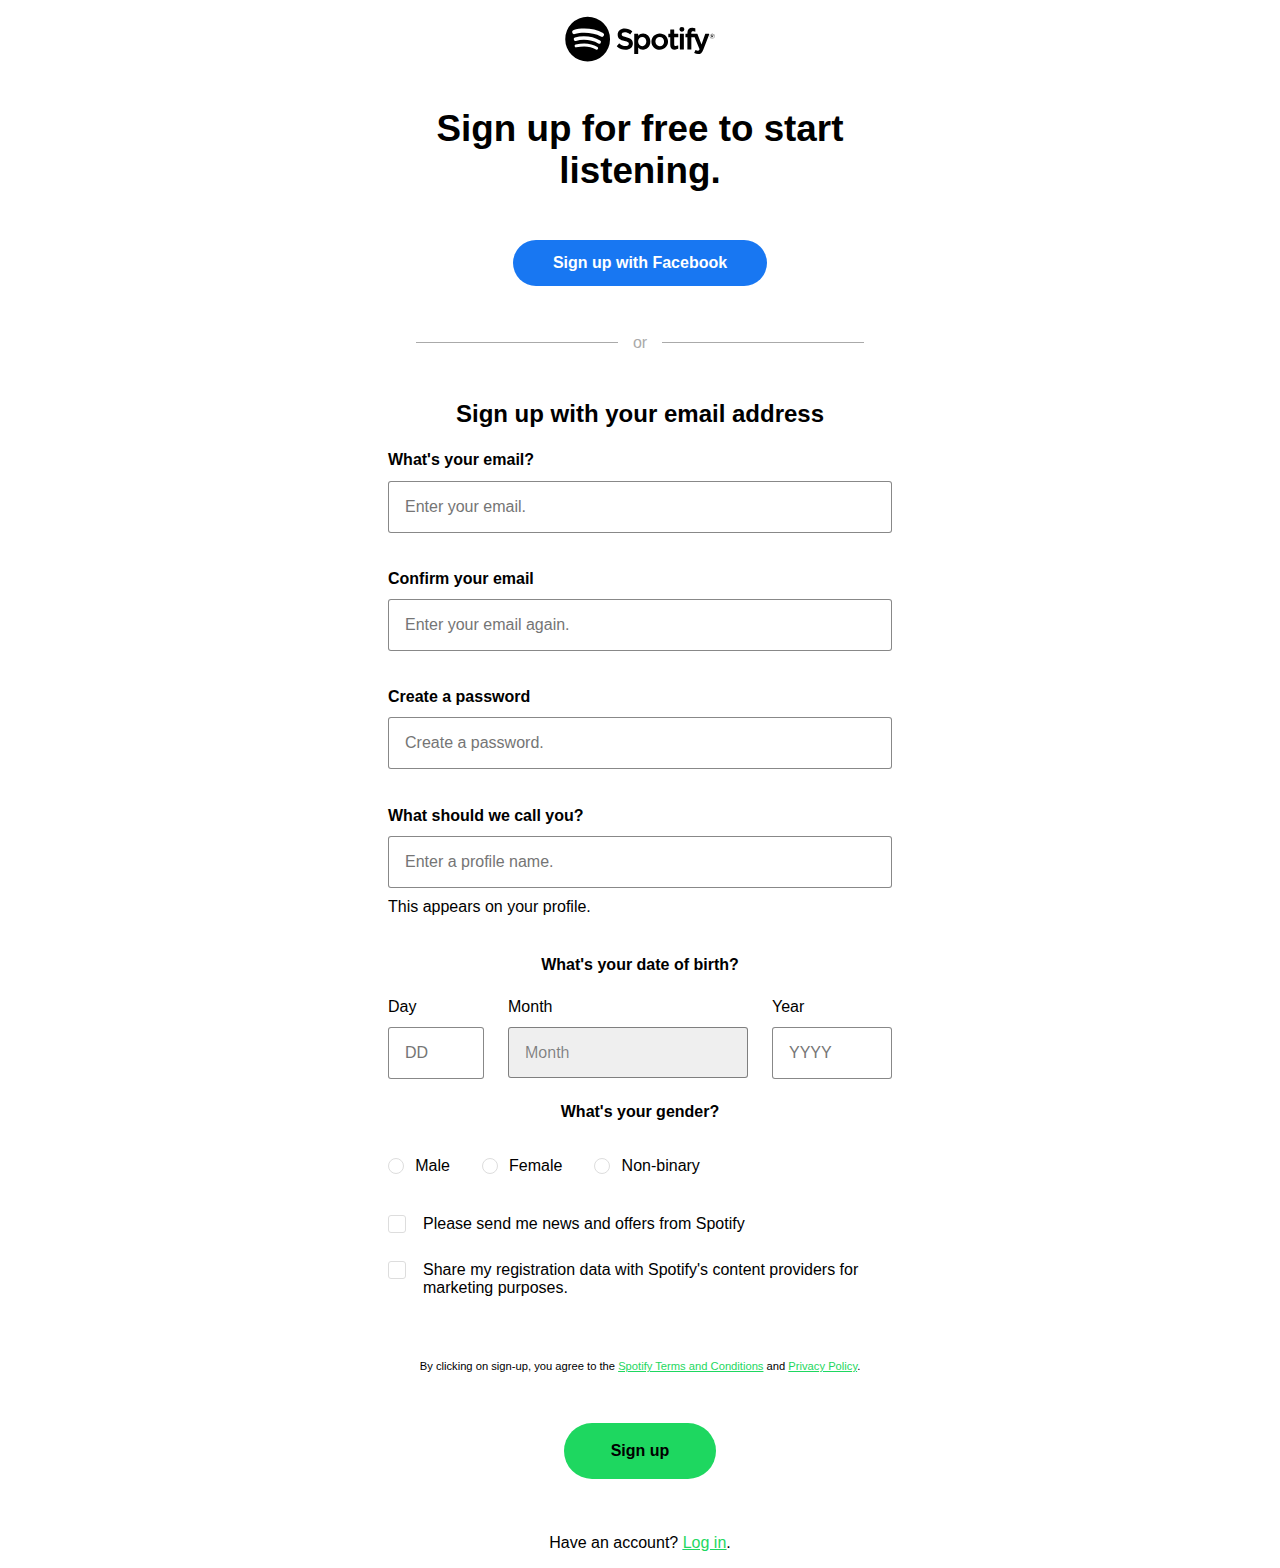
<file: signup/index.html>
<!DOCTYPE html>
<html lang="en">
    <head>
        <meta charset="UTF-8" />
        <meta http-equiv="X-UA-Compatible" content="IE=edge" />
        <meta name="viewport" content="width=device-width, initial-scale=1.0" />
        <title>Sign up - Spotify</title>

        <link rel="stylesheet" href="https://cdnjs.cloudflare.com/ajax/libs/font-awesome/6.1.1/css/all.min.css" integrity="sha512-KfkfwYDsLkIlwQp6LFnl8zNdLGxu9YAA1QvwINks4PhcElQSvqcyVLLD9aMhXd13uQjoXtEKNosOWaZqXgel0g==" crossorigin="anonymous" referrerpolicy="no-referrer" />

        <link rel="stylesheet" href="../Template/css/round-item.css" />
        <link rel="stylesheet" href="../Template/css/form.css" />
        <link rel="stylesheet" href="../Template/css/headings.css" />
        <link rel="stylesheet" href="main.css" />
    </head>
    <body>
        <div class="container">
            <p class="logo-container">
                <svg
                    viewBox="0 0 63 20"
                    xmlns="http://www.w3.org/2000/svg"
                    preserveAspectRatio="xMidYMin meet"
                >
                    <g fill-rule="evenodd" class="svelte-1gcdbl9">
                        <path
                            d="M61.842 9.506a1.02 1.02 0 0 1-1.023-1.024c0-.562.453-1.03 1.029-1.03a1.02 1.02 0 0 1 1.023 1.024 1.03 1.03 0 0 1-1.029 1.03m.006-1.952a.915.915 0 0 0-.922.928c0 .51.394.921.916.921a.916.916 0 0 0 .922-.927.908.908 0 0 0-.916-.922m.226 1.027l.29.406h-.244l-.26-.372h-.225v.372h-.204V7.912h.48c.249 0 .413.128.413.343 0 .176-.102.284-.25.326m-.172-.485h-.267v.34h.267c.133 0 .212-.065.212-.17 0-.11-.08-.17-.212-.17m-12.804-3.52a1.043 1.043 0 1 0-.001 2.086 1.043 1.043 0 0 0 0-2.087m.72 2.89h-1.454a.107.107 0 0 0-.106.107v6.346c0 .06.047.107.106.107h1.455a.107.107 0 0 0 .107-.107V7.572a.107.107 0 0 0-.107-.107m3.233.006v-.2c0-.592.227-.856.736-.856.303 0 .546.06.82.152a.106.106 0 0 0 .14-.102V5.24a.107.107 0 0 0-.076-.102 3.993 3.993 0 0 0-1.21-.174c-1.343 0-2.053.757-2.053 2.188v.308h-.699a.107.107 0 0 0-.107.106v1.257c0 .059.048.107.107.107h.699v4.99c0 .058.047.106.106.106h1.455a.107.107 0 0 0 .106-.107v-4.99h1.358l2.081 4.99c-.236.523-.468.628-.785.628-.257 0-.527-.077-.803-.228a.109.109 0 0 0-.084-.008.106.106 0 0 0-.063.058l-.493 1.081a.106.106 0 0 0 .045.138c.515.279.98.398 1.554.398 1.074 0 1.668-.5 2.191-1.847L60.6 7.617a.106.106 0 0 0-.099-.146h-1.514a.107.107 0 0 0-.1.072l-1.552 4.431-1.7-4.434a.106.106 0 0 0-.099-.069h-2.485m-5.577-.006h-1.6V5.828a.106.106 0 0 0-.107-.106h-1.455a.107.107 0 0 0-.106.106v1.637h-.7a.106.106 0 0 0-.106.107v1.25c0 .059.048.107.106.107h.7v3.234c0 1.308.65 1.97 1.934 1.97.522 0 .954-.107 1.362-.338a.106.106 0 0 0 .054-.093v-1.19a.106.106 0 0 0-.154-.096c-.28.141-.551.206-.854.206-.467 0-.675-.211-.675-.686V8.929h1.6a.106.106 0 0 0 .107-.107v-1.25a.106.106 0 0 0-.106-.107m-7.671-.133c-1.96 0-3.497 1.51-3.497 3.437 0 1.907 1.526 3.4 3.473 3.4 1.967 0 3.508-1.504 3.508-3.424 0-1.914-1.53-3.413-3.484-3.413m0 5.362c-1.043 0-1.83-.838-1.83-1.95 0-1.115.76-1.924 1.806-1.924 1.05 0 1.84.838 1.84 1.95 0 1.115-.763 1.924-1.816 1.924m-7.014-5.362c-.82 0-1.492.323-2.046.984v-.744a.107.107 0 0 0-.106-.107h-1.455a.107.107 0 0 0-.106.107v8.27c0 .058.048.106.106.106h1.455a.107.107 0 0 0 .106-.106v-2.61c.555.621 1.227.925 2.046.925 1.522 0 3.063-1.172 3.063-3.412s-1.54-3.413-3.063-3.413m1.372 3.413c0 1.14-.703 1.937-1.709 1.937-.995 0-1.745-.833-1.745-1.937s.75-1.937 1.745-1.937c.99 0 1.71.814 1.71 1.937m-8.437-1.81c-1.624-.388-1.913-.66-1.913-1.231 0-.54.508-.903 1.264-.903.732 0 1.459.275 2.22.843a.107.107 0 0 0 .15-.023l.794-1.119a.107.107 0 0 0-.02-.144c-.906-.728-1.927-1.081-3.12-1.081-1.755 0-2.98 1.052-2.98 2.559 0 1.615 1.057 2.187 2.884 2.628 1.554.358 1.817.658 1.817 1.195 0 .594-.53.963-1.385.963-.948 0-1.721-.32-2.587-1.068a.11.11 0 0 0-.078-.026.105.105 0 0 0-.073.038l-.89 1.058a.105.105 0 0 0 .011.148 5.303 5.303 0 0 0 3.581 1.373c1.89 0 3.112-1.033 3.112-2.631 0-1.351-.807-2.098-2.787-2.58M9.507.305a9.41 9.41 0 1 0 0 18.82 9.41 9.41 0 0 0 0-18.82m4.316 13.572a.586.586 0 0 1-.807.195c-2.21-1.35-4.99-1.655-8.266-.907a.586.586 0 1 1-.261-1.143c3.584-.82 6.659-.467 9.139 1.049.276.169.363.53.195.806m1.15-2.562a.734.734 0 0 1-1.008.242c-2.529-1.555-6.385-2.005-9.377-1.097a.735.735 0 0 1-.426-1.404c3.418-1.037 7.666-.534 10.57 1.25a.734.734 0 0 1 .242 1.01m.1-2.669C12.04 6.846 7.036 6.68 4.141 7.56a.88.88 0 1 1-.511-1.684c3.323-1.01 8.849-.814 12.34 1.258a.88.88 0 0 1-.898 1.514"
                        ></path>
                    </g>
                </svg>
            </p>
            <h3>Sign up for free to start listening.</h3>
            <span class="round-button facebook-btn">Sign up with Facebook</span>
            <p class="text-middle-line"><span>or</span></p>
            <h4>Sign up with your email address</h4>
            <div class="input-block">
                <label for="email">What's your email?</label>
                <input
                    type="text"
                    class="input"
                    placeholder="Enter your email."
                />
                <span
                    ><i class="fas fa-times"></i> You need to enter your
                    email.</span
                >
            </div>
            <div class="input-block">
                <label for="emailConf">Confirm your email</label>
                <input
                    id="emailConf"
                    type="text"
                    class="input"
                    placeholder="Enter your email again."
                />
                <span
                    ><i class="fas fa-times"></i> You need to confirm your
                    email.</span
                >
            </div>
            <div class="input-block">
                <label for="password">Create a password</label>
                <input
                    id="password"
                    type="password"
                    class="input"
                    placeholder="Create a password."
                />
                <span
                    ><i class="fas fa-times"></i> You need to enter a
                    password.</span
                >
            </div>
            <div class="input-block sup-text">
                <label for="pseudo">What should we call you?</label>
                <input
                    id="pseudo"
                    type="text"
                    class="input"
                    placeholder="Enter a profile name."
                />
                <span
                    ><i class="fas fa-times"></i> This appears on your
                    profile.</span
                >
                <p>This appears on your profile.</p>
            </div>
            <p style="font-weight: bold">What's your date of birth?</p>
            <div class="date-block">
                <div>
                    <label for="day">Day</label>
                    <input
                        id="day"
                        type="text"
                        class="input"
                        placeholder="DD"
                    />
                </div>
                <div class="month-block">
                    <label for="month">Month</label>
                    <select name="" id="month">
                        <option disabled selected hidden>Month</option>
                        <option value="">Janvier</option>
                        <option value="">Février</option>
                        <option value="">Mars</option>
                        <option value="">Avril</option>
                        <option value="">Mai</option>
                        <option value="">Juin</option>
                        <option value="">Juillet</option>
                        <option value="">Août</option>
                        <option value="">Septembre</option>
                        <option value="">Octobre</option>
                        <option value="">Novembre</option>
                        <option value="">Décembre</option>
                    </select>
                    <i class="fas fa-chevron-down"></i>
                </div>
                <div>
                    <label for="year">Year</label>
                    <input
                        id="year"
                        type="text"
                        class="input"
                        placeholder="YYYY"
                    />
                </div>
            </div>
            <p style="font-weight: bold">What's your gender?</p>
            <div class="radio-block">
                <label class="radio"
                    >Male
                    <input type="radio" name="gender" />
                    <span class="checkmark"></span>
                </label>
                <label class="radio"
                    >Female
                    <input type="radio" name="gender" />
                    <span class="checkmark"></span>
                </label>
                <label class="radio"
                    >Non-binary
                    <input type="radio" name="gender" />
                    <span class="checkmark"></span>
                </label>
            </div>
            <div class="checkbox-block">
                <label class="checkbox"
                    >Please send me news and offers from Spotify
                    <input type="checkbox" />
                    <span class="checkmark"></span>
                </label>
                <label class="checkbox"
                    >Share my registration data with Spotify's content providers
                    for marketing purposes.
                    <input type="checkbox" />
                    <span class="checkmark"></span>
                </label>
            </div>
            <p class="privacy-policy">
                By clicking on sign-up, you agree to the
                <span class="privacy-link">Spotify Terms and Conditions</span>
                and <span class="privacy-link">Privacy Policy</span>.
            </p>
            <div class="sign-in-button">
                <span class="round-button">Sign up</span>
            </div>
            <p class="privacy-policy log-in">
                Have an account? <a href="../login/index.html"><span class="privacy-link">Log in</span></a>.
            </p>
        </div>
        <script src="form.js"></script>
    </body>
</html>
</file>
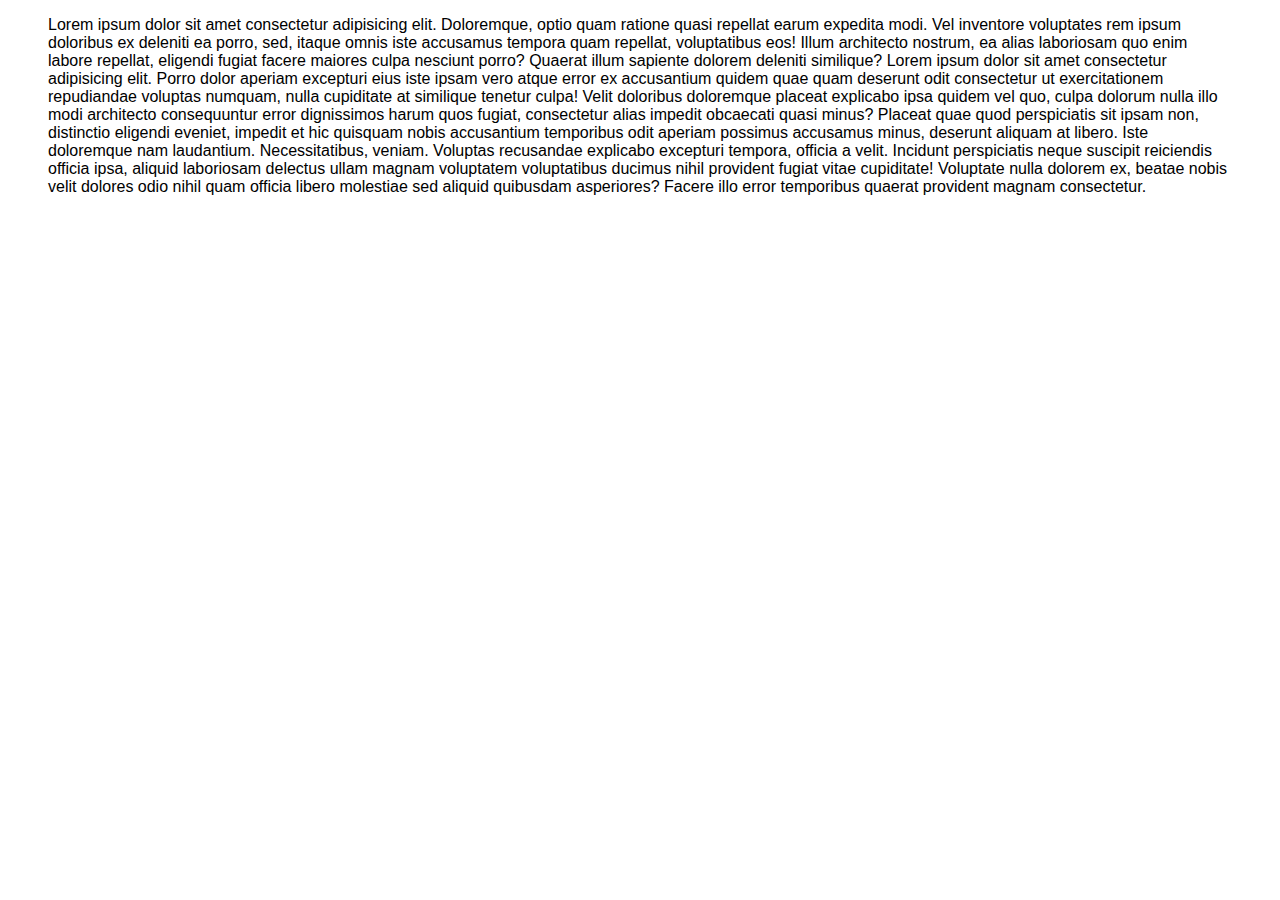
<file: Template/index.html>
<!DOCTYPE html>
<html lang="en">
    <head>
        <meta charset="UTF-8" />
        <meta http-equiv="X-UA-Compatible" content="IE=edge" />
        <meta name="viewport" content="width=device-width, initial-scale=1.0" />
        <title>Document</title>

        <link rel="stylesheet" href="css/section.css" />
        <link rel="stylesheet" href="main.css" />
    </head>
    <body>
        <section class="section">
            <div>Lorem ipsum dolor sit amet consectetur adipisicing elit. Doloremque, optio quam ratione quasi repellat earum expedita modi. Vel inventore voluptates rem ipsum doloribus ex deleniti ea porro, sed, itaque omnis iste accusamus tempora quam repellat, voluptatibus eos! Illum architecto nostrum, ea alias laboriosam quo enim labore repellat, eligendi fugiat facere maiores culpa nesciunt porro? Quaerat illum sapiente dolorem deleniti similique? Lorem ipsum dolor sit amet consectetur adipisicing elit. Porro dolor aperiam excepturi eius iste ipsam vero atque error ex accusantium quidem quae quam deserunt odit consectetur ut exercitationem repudiandae voluptas numquam, nulla cupiditate at similique tenetur culpa! Velit doloribus doloremque placeat explicabo ipsa quidem vel quo, culpa dolorum nulla illo modi architecto consequuntur error dignissimos harum quos fugiat, consectetur alias impedit obcaecati quasi minus? Placeat quae quod perspiciatis sit ipsam non, distinctio eligendi eveniet, impedit et hic quisquam nobis accusantium temporibus odit aperiam possimus accusamus minus, deserunt aliquam at libero. Iste doloremque nam laudantium. Necessitatibus, veniam. Voluptas recusandae explicabo excepturi tempora, officia a velit. Incidunt perspiciatis neque suscipit reiciendis officia ipsa, aliquid laboriosam delectus ullam magnam voluptatem voluptatibus ducimus nihil provident fugiat vitae cupiditate! Voluptate nulla dolorem ex, beatae nobis velit dolores odio nihil quam officia libero molestiae sed aliquid quibusdam asperiores? Facere illo error temporibus quaerat provident magnam consectetur.</div>
        </section>
    </body>
</html>
</file>
<file: Template/css/round-item.css>
.round-item {
  --size: 10rem;
  color: var(--color);
  background: var(--background);
  border-radius: 50%;
  display: block;
  width: var(--size);
  height: var(--size);
  display: -webkit-box;
  display: -ms-flexbox;
  display: flex;
  -webkit-box-pack: center;
      -ms-flex-pack: center;
          justify-content: center;
  -webkit-box-align: center;
      -ms-flex-align: center;
          align-items: center;
  -webkit-transition: color 0.1s;
  transition: color 0.1s;
}

.round-item svg {
  width: 40%;
}

.round-button {
  --size: 1rem;
  --color: white;
  margin: 15px;
  font-weight: bold;
  padding: calc(var(--size) * 0.9) calc(var(--size) * 2.5);
  font-size: var(--size);
  color: var(--color);
  cursor: pointer;
  background-color: var(--background-color);
  border-radius: calc(var(--size) * 2);
  letter-spacing: 3px;
}

.round-button:active {
  background-color: rgba(221, 221, 221, 0.658);
}

.icon {
  --size: 3rem;
  cursor: pointer;
}

.icon:hover {
  color: var(--hover-color);
}
/*# sourceMappingURL=round-item.css.map */
</file>
<file: Template/css/form.css>
.container {
  --size: 1rem;
  display: -webkit-box;
  display: -ms-flexbox;
  display: flex;
  -webkit-box-orient: vertical;
  -webkit-box-direction: normal;
      -ms-flex-direction: column;
          flex-direction: column;
  -webkit-box-pack: justify;
      -ms-flex-pack: justify;
          justify-content: space-between;
  -webkit-box-align: center;
      -ms-flex-align: center;
          align-items: center;
  gap: .5rem;
}

.container .input-block {
  display: -webkit-box;
  display: -ms-flexbox;
  display: flex;
  -webkit-box-orient: vertical;
  -webkit-box-direction: normal;
      -ms-flex-direction: column;
          flex-direction: column;
  gap: 0.7rem;
  --border-color: black;
}

.container .input-block label {
  font-weight: bold;
  display: block;
}

.container .input-block label i {
  font-size: calc(var(--size) * 0.8);
}

.container .input-block .input {
  width: 100%;
  padding: 1rem;
  font-size: var(--size);
  border-radius: 3px;
  border: 1px solid #0007;
}

.container .input-block .input:hover {
  border: 1.5px solid var(--border-color);
}

.container .input-block .input:focus {
  border: 2px solid var(--border-color);
}

.container .input-block span {
  display: block;
  color: red;
  visibility: hidden;
}

.container .date-block {
  display: -ms-grid;
  display: grid;
  -ms-grid-columns: .8fr 2fr 1fr;
      grid-template-columns: .8fr 2fr 1fr;
  justify-items: center;
  grid-gap: 1.5rem;
}

.container .date-block > div {
  width: 100%;
  display: -webkit-box;
  display: -ms-flexbox;
  display: flex;
  -webkit-box-orient: vertical;
  -webkit-box-direction: normal;
      -ms-flex-direction: column;
          flex-direction: column;
  gap: 0.7rem;
  --border-color: #000;
}

.container .date-block > div input,
.container .date-block > div select {
  width: 100%;
  padding: 1rem;
  font-size: var(--size);
  border-radius: 3px;
  border: 1px solid #0007;
}

.container .date-block > div input:hover,
.container .date-block > div select:hover {
  border: 1.5px solid var(--border-color);
}

.container .date-block > div input:focus,
.container .date-block > div select:focus {
  border: 2px solid var(--border-color);
}

.container .date-block .month-block {
  position: relative;
}

.container .date-block .month-block select {
  color: #0007;
  -webkit-appearance: none;
     -moz-appearance: none;
          appearance: none;
}

.container .date-block .month-block i {
  position: absolute;
  bottom: 1rem;
  right: 0.7rem;
  color: #0007;
}

.container .radio-block {
  display: -webkit-box;
  display: -ms-flexbox;
  display: flex;
  gap: 2rem;
}

.container .radio-block .radio {
  display: -webkit-box;
  display: -ms-flexbox;
  display: flex;
  -webkit-box-align: center;
      -ms-flex-align: center;
          align-items: center;
  position: relative;
  padding-left: 1.7rem;
  margin-top: 12px;
  cursor: pointer;
  -webkit-user-select: none;
  -moz-user-select: none;
  -ms-user-select: none;
  user-select: none;
}

.container .radio-block .radio input {
  position: absolute;
  opacity: 0;
  cursor: pointer;
}

.container .radio-block .radio input:checked ~ .checkmark {
  background-color: var(--hover-color);
}

.container .radio-block .radio input:checked ~ .checkmark:after {
  display: block;
}

.container .radio-block .radio input:focus ~ .checkmark::before {
  opacity: 1;
}

.container .radio-block .radio .checkmark {
  --size: 16px;
  position: absolute;
  display: -webkit-box;
  display: -ms-flexbox;
  display: flex;
  -webkit-box-orient: horizontal;
  -webkit-box-direction: normal;
      -ms-flex-direction: row;
          flex-direction: row;
  -webkit-box-align: center;
      -ms-flex-align: center;
          align-items: center;
  left: 0;
  height: var(--size);
  width: var(--size);
  border: 1px solid #ddd;
  border-radius: 50%;
}

.container .radio-block .radio .checkmark:after {
  content: "";
  position: absolute;
  display: none;
  left: 3px;
  width: 8px;
  height: 8px;
  border-radius: 50%;
  background: white;
}

.container .radio-block .radio .checkmark::before {
  content: "";
  position: absolute;
  -webkit-transition: opacity 0.3s;
  transition: opacity 0.3s;
  left: -4px;
  width: 18px;
  height: 18px;
  border-radius: 50%;
  border: 2px solid black;
  opacity: 0;
}

.container .radio-block .radio:hover input ~ .checkmark {
  border-color: var(--hover-color);
}

.container .checkbox-block {
  margin: 2rem 0;
  display: -webkit-box;
  display: -ms-flexbox;
  display: flex;
  -webkit-box-orient: vertical;
  -webkit-box-direction: normal;
      -ms-flex-direction: column;
          flex-direction: column;
  gap: 1rem;
}

.container .checkbox-block .checkbox {
  position: relative;
  padding-left: 35px;
  margin-bottom: 12px;
  cursor: pointer;
  display: -webkit-box;
  display: -ms-flexbox;
  display: flex;
  -webkit-box-orient: horizontal;
  -webkit-box-direction: normal;
      -ms-flex-direction: row;
          flex-direction: row;
  -webkit-box-align: center;
      -ms-flex-align: center;
          align-items: center;
}

.container .checkbox-block .checkbox input {
  position: absolute;
  opacity: 0;
  cursor: pointer;
  height: 0;
  width: 0;
}

.container .checkbox-block .checkbox input:checked ~ .checkmark:after {
  display: block;
}

.container .checkbox-block .checkbox input:checked ~ .checkmark {
  background-color: var(--hover-color);
}

.container .checkbox-block .checkbox input:focus ~ .checkmark::before {
  opacity: 1;
}

.container .checkbox-block .checkbox .checkmark {
  position: absolute;
  display: -webkit-box;
  display: -ms-flexbox;
  display: flex;
  -webkit-box-align: center;
      -ms-flex-align: center;
          align-items: center;
  --size: 18px;
  top: 0;
  left: 0;
  height: var(--size);
  width: var(--size);
  border: 1px solid #ddd;
  border-radius: 3px;
}

.container .checkbox-block .checkbox .checkmark:after {
  left: 4px;
  width: 5px;
  height: 10px;
  border: solid white;
  border-width: 0 3px 3px 0;
  -webkit-transform: rotate(45deg);
  transform: rotate(45deg);
  content: "";
  position: absolute;
  display: none;
}

.container .checkbox-block .checkbox .checkmark::before {
  content: "";
  position: absolute;
  -webkit-transition: opacity 0.3s;
  transition: opacity 0.3s;
  left: -4px;
  width: 20px;
  height: 20px;
  border-radius: 3px;
  border: 2px solid black;
  opacity: 0;
}

.container .checkbox-block .checkbox:hover input ~ .checkmark {
  border-color: var(--hover-color);
}

.container .privacy-policy {
  font-size: 0.7rem;
  text-align: center;
}

.container .privacy-policy .privacy-link {
  text-decoration: underline;
  color: var(--color);
}

.container .log-in {
  font-size: 1rem;
}

.container .sign-in-button {
  display: -webkit-box;
  display: -ms-flexbox;
  display: flex;
  -webkit-box-pack: center;
      -ms-flex-pack: center;
          justify-content: center;
  -webkit-box-align: center;
      -ms-flex-align: center;
          align-items: center;
  margin: 1rem;
}

.container .sign-in-button .round-button {
  color: black;
  letter-spacing: 0;
  text-align: center;
  display: block;
  position: relative;
  width: auto;
  padding: calc(var(--size) * 1.2) calc(var(--size) * 2.9);
  -webkit-transition: -webkit-transform 0.2s;
  transition: -webkit-transform 0.2s;
  transition: transform 0.2s;
  transition: transform 0.2s, -webkit-transform 0.2s;
}

.container .sign-in-button .round-button:hover {
  -webkit-transform: scale(1.1);
          transform: scale(1.1);
}

.container .sign-in-button .round-button:active::before {
  content: "";
  position: absolute;
  top: -3px;
  left: -5px;
  width: 105%;
  height: 105%;
  border: 2px solid black;
  border-radius: 200px;
}

.container .sup-text input {
  margin-bottom: 0;
}

.container .sup-text p {
  margin-top: -30px;
}

label {
  -webkit-user-select: none;
     -moz-user-select: none;
      -ms-user-select: none;
          user-select: none;
}
/*# sourceMappingURL=form.css.map */
</file>
<file: Template/css/headings.css>
h1 {
  font-size: 4rem;
  line-height: 3.5rem;
}

@media screen and (max-width: 1200px) {
  h1 {
    font-size: 4rem;
  }
}

@media screen and (max-width: 1200px) and (max-width: 1000px) {
  h1 {
    font-size: 3rem;
  }
}

h2 {
  font-size: 4rem;
}

@media screen and (max-width: 1200px) {
  h2 {
    font-size: 3.5rem;
  }
}

@media screen and (max-width: 1200px) and (max-width: 1000px) {
  h2 {
    font-size: 3.2rem;
  }
}

h3 {
  font-size: 2.3rem;
}

@media screen and (max-width: 1000px) {
  h3 {
    font-size: 1.7rem;
  }
}

h4 {
  font-size: 1.5rem;
}

@media screen and (max-width: 990px) {
  h4 {
    font-size: 1.25rem;
  }
}

h1,
h2,
h3,
h4 {
  color: var(--color);
  margin: 15px;
}

p {
  font-size: 16px;
  font-weight: 100;
}
/*# sourceMappingURL=headings.css.map */
</file>
<file: signup/main.css>
@import url("//db.onlinewebfonts.com/c/860c3ec7bbc5da3e97233ccecafe512e?family=Circular+Std+Book");

* {
    box-sizing: border-box;
}

:root {
    --hover-color: #1ed760;
    --background-color: #1ed760;
    --color: #1ed760;
}

body {
    margin: 0;
    padding: 0;
    font-family: "circular std book", sans-serif;
    display: flex;
    justify-content: center;
    align-items: center;
}
.container {
    width: 35rem;
}
.container > div {
    width: 90%;
}
h3 {
    --color: black;
    text-align: center;
    --size: 2rem;
    margin: 1rem 0 2.5rem 0;
}
.facebook-btn{
    --background-color: #1877F2 ;
    letter-spacing: 0;
    margin: 0 0 2rem 0;
}
.text-middle-line{
    border-top: 1px solid #aaa;
    width: 80%;
    text-align: center;
}
.text-middle-line>span{
    display: inline-block;
    background-color: white;
    color: #aaa;
    width: 10%;
    transform: translateY(-50%);
}
.logo-container {
    text-align: center;
}
h4{
    --color: black;
}
.logo-container svg {
    width: 150px;
}
@media screen and (max-width: 1200px) {
    .logo-container svg {
        width: 120px;
    }
    .container {
        width: 30rem;
    }
}
</file>
<file: Template/css/section.css>
.section {
  min-height: 600px;
  position: relative;
  background: var(--background);
  width: 100%;
  padding: 1rem 3rem;
}

@media screen and (max-width: 1000px) {
  .section {
    min-height: 300px;
  }
}

.section .title {
  text-align: center;
  --color: black;
}

.section-ctr {
  display: -webkit-box;
  display: -ms-flexbox;
  display: flex;
  -webkit-box-pack: center;
      -ms-flex-pack: center;
          justify-content: center;
  -webkit-box-align: center;
      -ms-flex-align: center;
          align-items: center;
}
/*# sourceMappingURL=section.css.map */
</file>
<file: Template/main.css>
@import url("//db.onlinewebfonts.com/c/860c3ec7bbc5da3e97233ccecafe512e?family=Circular+Std+Book");

* {
    box-sizing: border-box;
}

body {
    margin: 0;
    padding: 0;
    font-family: "circular std book", sans-serif;
    display: flex; 
    justify-content: center;
    align-items: center;
}
</file>
